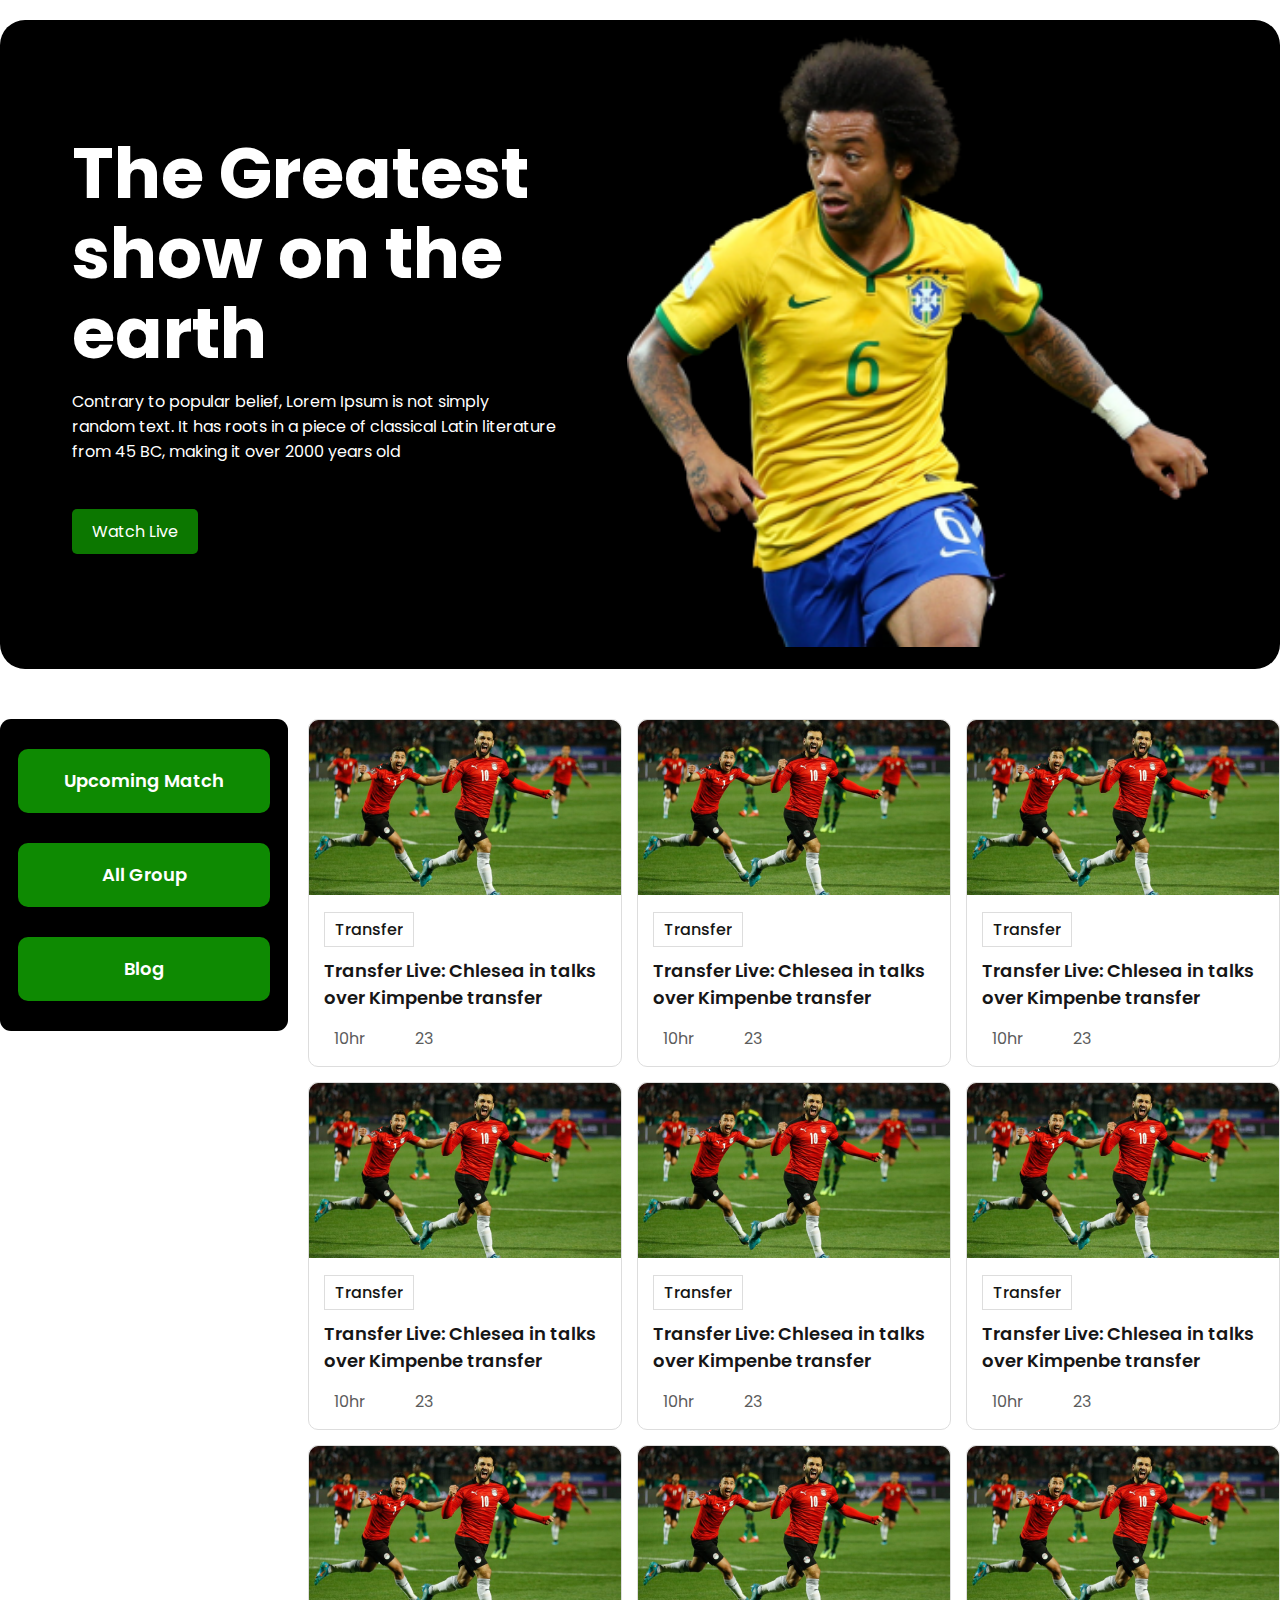
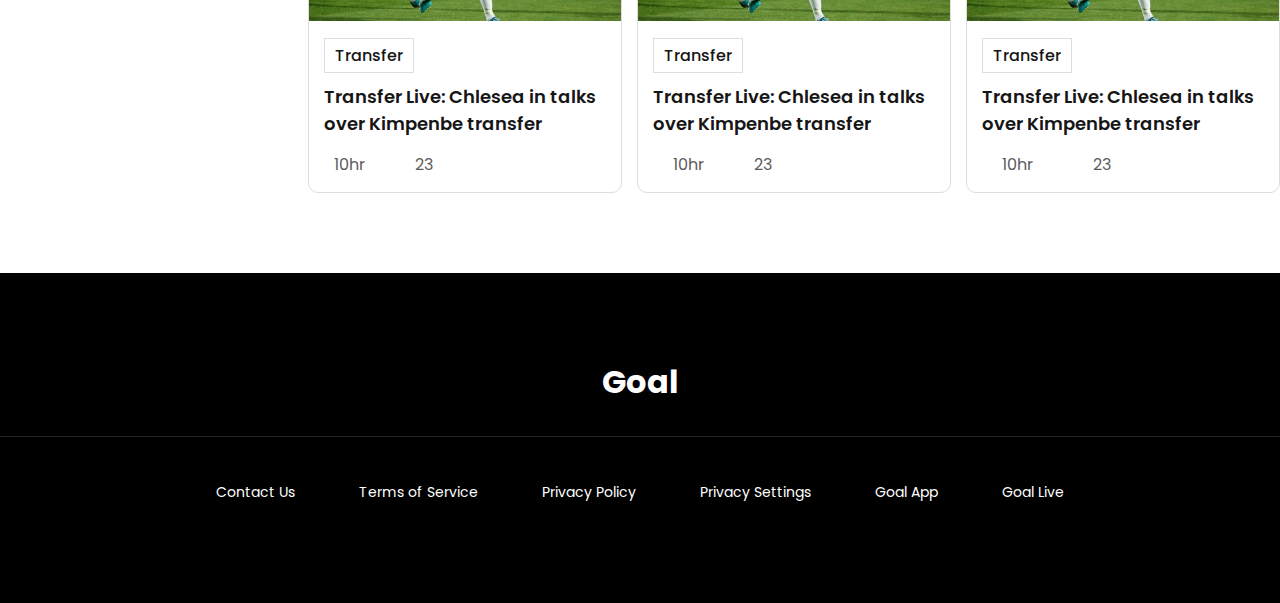
<file: index.html>
<!DOCTYPE html>
<html lang="en">
<head>
    <meta charset="UTF-8">
    <meta http-equiv="X-UA-Compatible" content="IE=edge">
    <meta name="viewport" content="width=device-width, initial-scale=1.0">
    <!-- font-awesome -->
    <link rel="stylesheet" href="https://cdnjs.cloudflare.com/ajax/libs/font-awesome/6.1.1/css/all.min.css" integrity="sha512-KfkfwYDsLkIlwQp6LFnl8zNdLGxu9YAA1QvwINks4PhcElQSvqcyVLLD9aMhXd13uQjoXtEKNosOWaZqXgel0g==" crossorigin="anonymous" referrerpolicy="no-referrer" />
    <!-- main-css -->
    <link rel="stylesheet" href="css/style.css">
    <title>World cup 2024</title>
    
</head>

<body>
    <header class="header-section container">
        <section class="hero-area">
            <div class="hero">
                <div class="hero-title">
                    <h1>The Greatest <br> show on the <br> earth</h1>
                    <p>Contrary to popular belief, Lorem Ipsum is not simply <br>
                    random text. It has roots in a piece of classical Latin literature <br> from 45 BC, making it over 2000 years old</p>
                    <a href="" class="box-btn">Watch Live <i class="fa-solid fa-angle-right"></i></a>
                </div>
                <div class="hero-img">
                    <img src="assets/Banner Image.png" alt="">
                </div>
            </div>
        </section>
    </header>
    <main class="main-section container">
        <section class="blog">
            <div class="news-btn">
                <p><a href="index1.html" target="_blank">Upcoming Match</a></p>
                <p><a href="">All Group</a></p>
                <p><a href="index.html" target="_blank">Blog</a></p>
            </div>
            <article class="blog-section">
                <div class="single-blog">
                    <div class="blog-img">
                        <img src="assets/Blog Image.png" alt="">
                    </div>
                    <div class="blog-title">
                        <p><a href="" class="blog-btn">Transfer</a></p>
                        <h2>Transfer Live: Chlesea in talks <br> over Kimpenbe transfer</h2>
                        <p class="next-match"><i class="fa-solid fa-clock"></i> <span>10hr</span></p>
                        <p class="next-match"><i class="fa-solid fa-comment-dots"></i> <span>23</span></p>
                    </div>
                </div>
                <div class="single-blog">
                    <div class="blog-img">
                        <img src="assets/Blog Image.png" alt="">
                    </div>
                    <div class="blog-title">
                        <p><a href="" class="blog-btn">Transfer</a></p>
                        <h2>Transfer Live: Chlesea in talks <br> over Kimpenbe transfer</h2>
                        <p class="next-match"><i class="fa-solid fa-clock"></i> <span>10hr</span></p>
                        <p class="next-match"><i class="fa-solid fa-comment-dots"></i> <span>23</span></p>
                    </div>
                </div>
                <div class="single-blog">
                    <div class="blog-img">
                        <img src="assets/Blog Image.png" alt="">
                    </div>
                    <div class="blog-title">
                        <p><a href="" class="blog-btn">Transfer</a></p>
                        <h2>Transfer Live: Chlesea in talks <br> over Kimpenbe transfer</h2>
                        <p class="next-match"><i class="fa-solid fa-clock"></i> <span>10hr</span></p>
                        <p class="next-match"><i class="fa-solid fa-comment-dots"></i> <span>23</span></p>
                    </div>
                </div>
                <div class="single-blog">
                    <div class="blog-img">
                        <img src="assets/Blog Image.png" alt="">
                    </div>
                    <div class="blog-title">
                        <p><a href="" class="blog-btn">Transfer</a></p>
                        <h2>Transfer Live: Chlesea in talks <br> over Kimpenbe transfer</h2>
                        <p class="next-match"><i class="fa-solid fa-clock"></i> <span>10hr</span></p>
                        <p class="next-match"><i class="fa-solid fa-comment-dots"></i> <span>23</span></p>
                    </div>
                </div>
                <div class="single-blog">
                    <div class="blog-img">
                        <img src="assets/Blog Image.png" alt="">
                    </div>
                    <div class="blog-title">
                        <p><a href="" class="blog-btn">Transfer</a></p>
                        <h2>Transfer Live: Chlesea in talks <br> over Kimpenbe transfer</h2>
                        <p class="next-match"><i class="fa-solid fa-clock"></i> <span>10hr</span></p>
                        <p class="next-match"><i class="fa-solid fa-comment-dots"></i> <span>23</span></p>
                    </div>
                </div>
                <div class="single-blog">
                    <div class="blog-img">
                        <img src="assets/Blog Image.png" alt="">
                    </div>
                    <div class="blog-title">
                        <p><a href="" class="blog-btn">Transfer</a></p>
                        <h2>Transfer Live: Chlesea in talks <br> over Kimpenbe transfer</h2>
                        <p class="next-match"><i class="fa-solid fa-clock"></i> <span>10hr</span></p>
                        <p class="next-match"><i class="fa-solid fa-comment-dots"></i> <span>23</span></p>
                    </div>
                </div>
                <div class="single-blog">
                    <div class="blog-img">
                        <img src="assets/Blog Image.png" alt="">
                    </div>
                    <div class="blog-title">
                        <p><a href="" class="blog-btn">Transfer</a></p>
                        <h2>Transfer Live: Chlesea in talks <br> over Kimpenbe transfer</h2>
                        <p class="next-match"><i class="fa-solid fa-clock"></i> <span>10hr</span></p>
                        <p class="next-match"><i class="fa-solid fa-comment-dots"></i> <span>23</span></p>
                    </div>
                </div>
                <div class="single-blog">
                    <div class="blog-img">
                        <img src="assets/Blog Image.png" alt="">
                    </div>
                    <div class="blog-title">
                        <p><a href="" class="blog-btn">Transfer</a></p>
                        <h2>Transfer Live: Chlesea in talks <br> over Kimpenbe transfer</h2>
                        <p class="next-match"><i class="fa-solid fa-clock"></i> <span><span>10hr</span></span></p>
                        <p class="next-match"><i class="fa-solid fa-comment-dots"></i> <span>23</span></p>
                    </div>
                </div>
                <div class="single-blog">
                    <div class="blog-img">
                        <img src="assets/Blog Image.png" alt="">
                    </div>
                    <div class="blog-title">
                        <p><a href="" class="blog-btn">Transfer</a></p>
                        <h2>Transfer Live: Chlesea in talks <br> over Kimpenbe transfer</h2>
                        <p class="next-match"><i class="fa-solid fa-clock"></i> <span><span>10hr</span></span></p>
                        <p class="next-match"><i class="fa-solid fa-comment-dots"></i> <span><span>23</span></span></p>
                    </div>
                </div>
            </article>

        </section>
        <div class="block-btn">
            <a href=""class="btn" >view all</a>
        </div>
        <footer class="footer-section">
            <h1>Goal</h1>
            <div class="footer-manu">
                <ul>
                    <li>Contact Us </li>
                    <li>Terms of Service </li>
                    <li>Privacy Policy</li>
                    <li>Privacy Settings </li>
                    <li>Goal App</li>
                    <li>Goal Live </li>
                </ul>
            </div>
        </footer>
    </main>
</body>
</html>
</file>
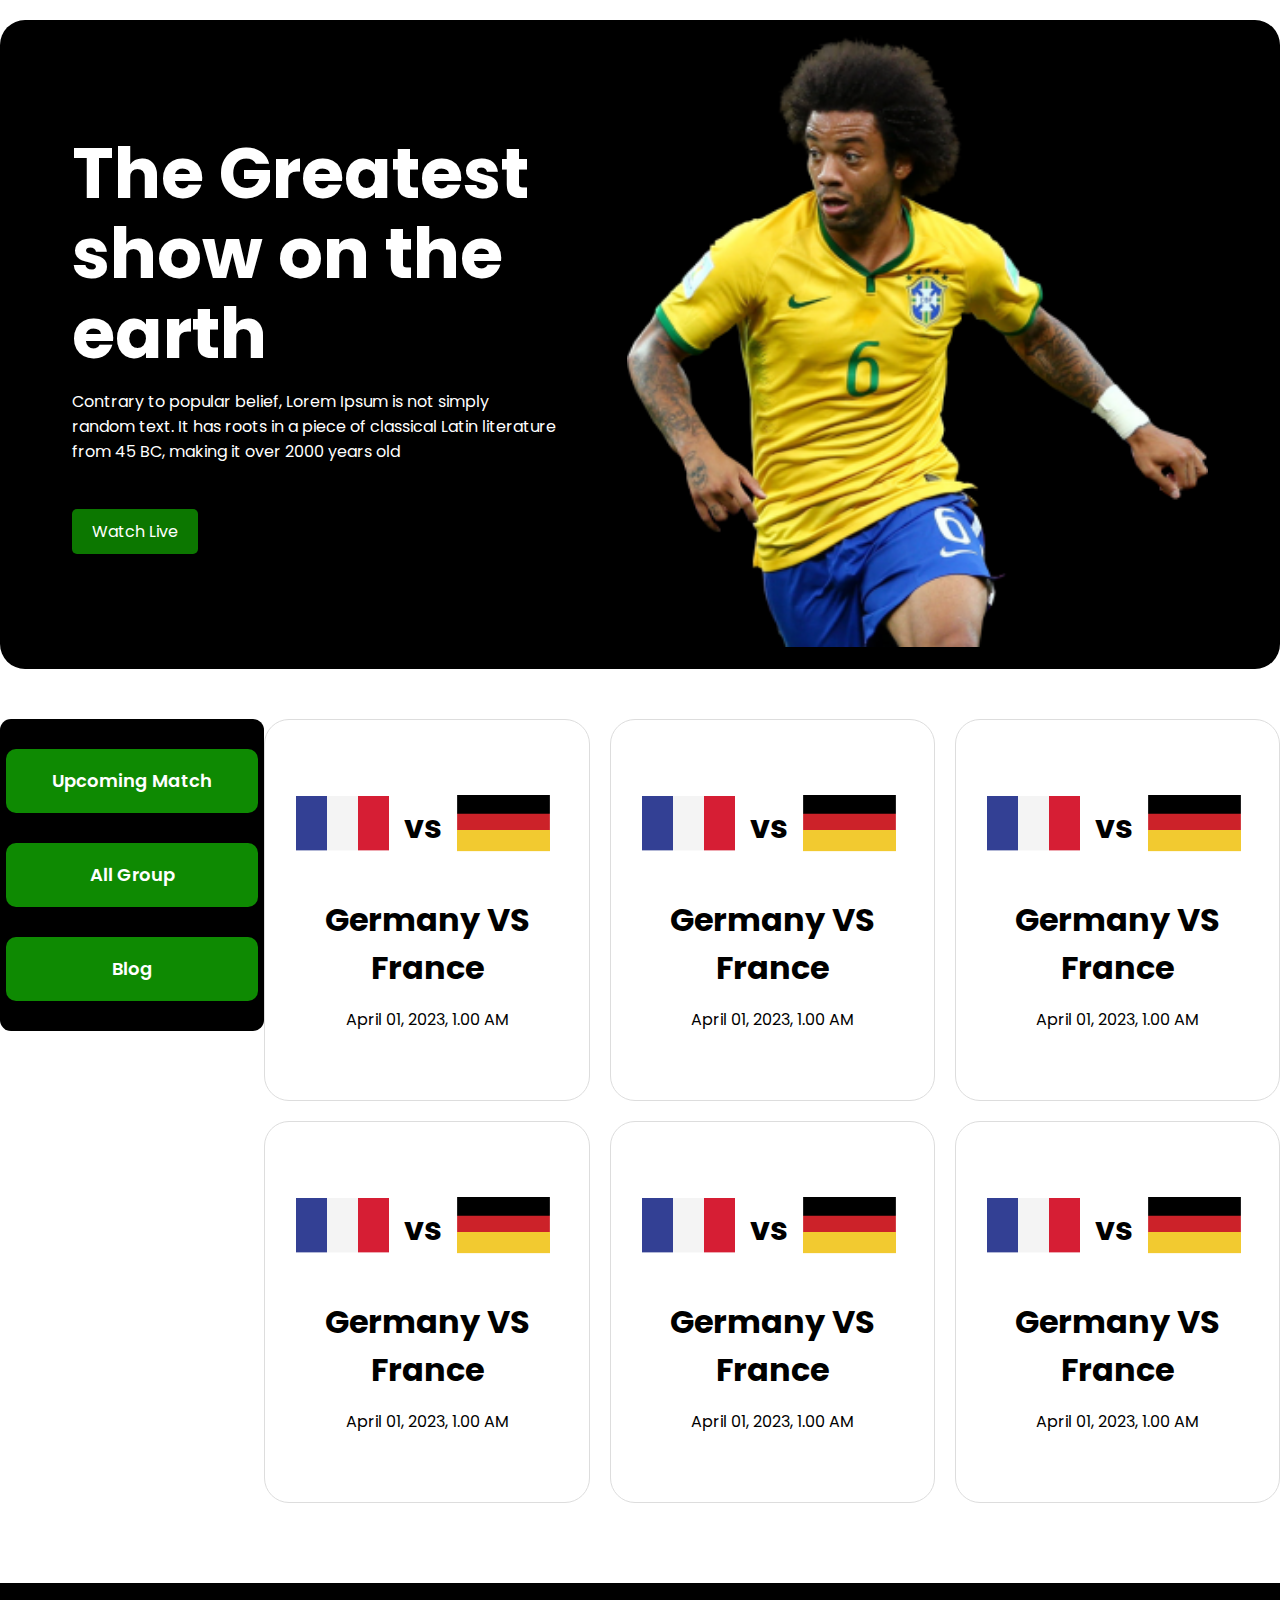
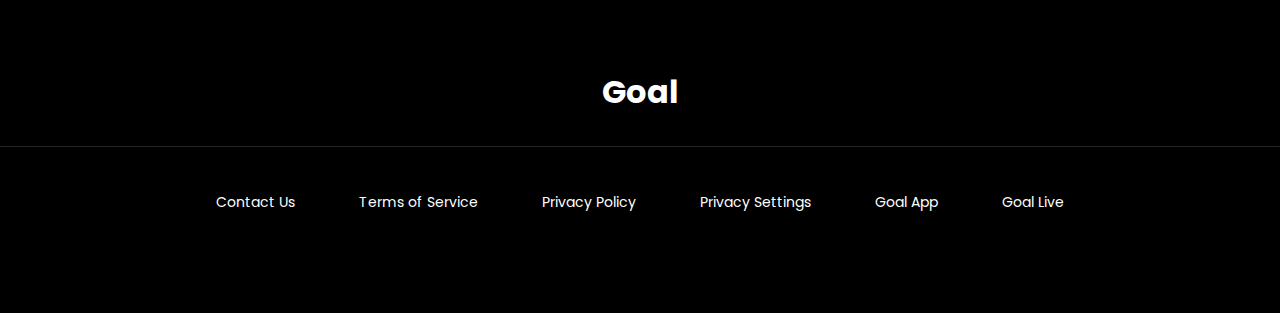
<file: index1.html>
<!DOCTYPE html>
<html lang="en">
<head>
    <meta charset="UTF-8">
    <meta http-equiv="X-UA-Compatible" content="IE=edge">
    <meta name="viewport" content="width=device-width, initial-scale=1.0">
    <!-- font-awesome -->
    <link rel="stylesheet" href="https://cdnjs.cloudflare.com/ajax/libs/font-awesome/6.1.1/css/all.min.css" integrity="sha512-KfkfwYDsLkIlwQp6LFnl8zNdLGxu9YAA1QvwINks4PhcElQSvqcyVLLD9aMhXd13uQjoXtEKNosOWaZqXgel0g==" crossorigin="anonymous" referrerpolicy="no-referrer" />
    <!-- main-css -->
    <link rel="stylesheet" href="css/style.css">
    
    <title>upcomming-match</title>

</head>
<body>
    <header class="header-section container">
        <section class="hero-area">
            <div class="hero">
                <div class="hero-title">
                    <h1>The Greatest <br> show on the <br> earth</h1>
                    <p>Contrary to popular belief, Lorem Ipsum is not simply <br>
                    random text. It has roots in a piece of classical Latin literature <br> from 45 BC, making it over 2000 years old</p>
                    <a href="" class="box-btn">Watch Live <i class="fa-solid fa-angle-right"></i></a>
                </div>
                <div class="hero-img">
                    <img src="assets/Banner Image.png" alt="">
                </div>
            </div>
        </section>
    </header> 
    <main class="main-section container">
        <section class="match-blog">
            <div class="news-btn upcomming-news-btn">
                <p><a href="index.html" target="_blank">Upcoming Match</a></p>
                <p><a href="">All Group</a></p>
                <p><a href="">Blog</a></p>
            </div>
            <article class="upcomming-match">
                <div class=" single-upcomming-match">
                    <div class="flag">
                         <div class="upcomming-match-flag">
                            <img src="assets/Flag.png" alt="">
                         </div>
                        <div class="between"><h1>vs</h1></div>
                        <div class=" upcomming-match-flag">
                            <img src="assets/germany Flag.png" alt="">
                        </div>
                    </div>
                    <div class="upcomming-match-title">
                        <h1>Germany VS France</h1>
                        <p ><time>April 01, 2023, 1.00 AM</time></p>
                    </div>
                </div>
                <div class=" single-upcomming-match">
                    <div class="flag">
                         <div class="upcomming-match-flag">
                            <img src="assets/Flag.png" alt="">
                         </div>
                        <div class="between"><h1>vs</h1></div>
                        <div class=" upcomming-match-flag">
                            <img src="assets/germany Flag.png" alt="">
                        </div>
                    </div>
                    <div class="upcomming-match-title">
                        <h1>Germany VS France</h1>
                        <p ><time>April 01, 2023, 1.00 AM</time></p>
                    </div>
                </div>
                <div class=" single-upcomming-match">
                    <div class="flag">                     
                         <div class="upcomming-match-flag">
                            <img src="assets/Flag.png" alt="">
                         </div>
                        <div class="between"><h1>vs</h1></div>
                        <div class=" upcomming-match-flag">
                            <img src="assets/germany Flag.png" alt="">
                        </div>
                    </div>
                    <div class="upcomming-match-title">
                        <h1>Germany VS France</h1>
                        <p ><time>April 01, 2023, 1.00 AM</time></p>
                    </div>
                </div>
                <div class=" single-upcomming-match">
                    <div class="flag">                     
                         <div class="upcomming-match-flag">
                            <img src="assets/Flag.png" alt="">
                         </div>
                        <div class="between"><h1>vs</h1></div>
                        <div class=" upcomming-match-flag">
                            <img src="assets/germany Flag.png" alt="">
                        </div>
                    </div>
                    <div class="upcomming-match-title">
                        <h1>Germany VS France</h1>
                        <p ><time>April 01, 2023, 1.00 AM</time></p>
                    </div>
                </div>
                <div class=" single-upcomming-match">
                    <div class="flag">                     
                         <div class="upcomming-match-flag">
                            <img src="assets/Flag.png" alt="">
                         </div>
                        <div class="between"><h1>vs</h1></div>
                        <div class=" upcomming-match-flag">
                            <img src="assets/germany Flag.png" alt="">
                        </div>
                    </div>
                    <div class="upcomming-match-title">
                        <h1>Germany VS France</h1>
                        <p ><time>April 01, 2023, 1.00 AM</time></p>
                    </div>
                </div>
                <div class=" single-upcomming-match">
                    <div class="flag">                     
                         <div class="upcomming-match-flag">
                            <img src="assets/Flag.png" alt="">
                         </div>
                        <div class="between"><h1>vs</h1></div>
                        <div class=" upcomming-match-flag">
                            <img src="assets/germany Flag.png" alt="">
                        </div>
                    </div>
                    <div class="upcomming-match-title">
                        <h1>Germany VS France</h1>
                        <p ><time>April 01, 2023, 1.00 AM</time></p>
                    </div>
                </div>
            </article>
        </section>
        <footer class="footer-section">
            <h1>Goal</h1>
            <div class="footer-manu">
                <ul>
                    <li>Contact Us </li>
                    <li>Terms of Service </li>
                    <li>Privacy Policy</li>
                    <li>Privacy Settings </li>
                    <li>Goal App</li>
                    <li>Goal Live </li>
                </ul>
            </div>
        </footer>
    </main>   
</body>
</html>
</file>
<file: css/style.css>
@import url('https://fonts.googleapis.com/css2?family=Poppins:wght@100;300;400;500;600;700;800&display=swap');

body{
    margin: 0;
    font-family: 'Poppins', sans-serif;
}
h1,h2,h3,h4,p{
    margin-top: 15px;
    margin-bottom: 15px;
}
/* img{
    width: 100%;
    height: 100%;
} */
a{
    text-decoration: none;
}

header.container {display: flex;justify-content: center;}

section.hero-area {
    width: 1321px;
    background-color: #000;
    color: #fff;
    border-radius: 25px;
    margin: 20px 0 50px;
    padding: 15px 0;
}

.hero-title h1 {
    font-size: 70px;
    font-weight: 700;
    margin: 0;
    line-height: 80px;
}
.hero {
    display: flex;
    justify-content: space-evenly;
    align-items: center;
}
.hero-title > .box-btn {
    background-color: rgb(12 119 0);
    color: rgb(255, 255, 255);
    padding: 10px 20px;
    display: inline-block;
    margin-top: 30px;
    border-radius: 5px;
    transition: .3s;
}
.box-btn:hover{
    background: #E53E31;
}

.hero-img img {
    width: 581px;
}
/* article-section-start */
.news-btn {
    background: #000;
    display: inline-block;
    border-radius: 11px;
    width: 312px;
    height: 312px;
    text-align: center;
    margin-right: 20px;
}

.news-btn a {
    background-color: rgb(14, 138, 2);
    width: 252px;
    display: inline-block;
    height: 64px;
    line-height: 64px;
    margin-top: 15px;
    font-size: 18px;
    font-weight: 600;
    color: #fff;
    border-radius: 10px;
    position: relative;
    /* transition: ease-out .3s;
    box-shadow: inset 0 0 0 0 #e53e31; */
    z-index:1;
}
.news-btn a:before{
    transition:.5s all ease;
    position: absolute;
    top: 0;
    right: 50%;
    left: 50%;
    bottom: 0;
    content: "";
    border-radius: 5px;
    /* background-color: #e53e31; */

}
.news-btn a:hover:before {
    /* box-shadow: inset 252px 0 0 0 #e53e31; */
    transition:.5s all ease;
    background-color: #e53e31;
    color: #fff;
    right: 0%;
    left: 0%;
    z-index:-1;

}
.blog-btn {
    border: 1px solid #ddd;
    padding: 5px 10px;
    font-weight: 500;
}
.blog-title h2 {
    font-size: 18px;
    font-weight: 600;
}
.blog-title, .blog-btn{
    color: #161616;
}
p.next-match {
    display: inline;
    margin-right: 35px;
    color: #5C5C5C;
}
p.next-match span {
    margin-left: 10px;
}
.blog {
    display: flex;
    justify-content: flex-end;
}

article.blog-section {
    display: grid;
    grid-template-columns: repeat(3, 1fr);
    gap: 15px;
    justify-content: end;
}

.single-blog {border: 1px solid #ddd;border-radius: 10px;}

.blog-title {
    padding: 0px 15px 15px;
}

.block-btn {
    text-align: center;
    display: none;
}
a.btn {
    margin-top: 70px;
    display: inline-block;
    font-weight: 600;
    background-color: #DD0000;
    padding: 10px 20px;
    color: #fff;
    border-radius: 5px;
}
/* article-section-end */
/* footer-section-start */
footer.footer-section {
    text-align: center;
    color: #fff;
    background: #000;
    padding: 70px 0;
    margin-top: 80px;
}
footer.footer-section h1 {
    border-bottom: 1px solid #2b2b2bdd;
    padding-bottom: 30px;
}
.footer-manu ul {
    margin: 0;
    padding: 0;
    list-style: none;
}

.footer-manu ul li {
    display: inline-block;
    margin:  30px;
    font-size: 14px;
}
/* footer-section-end*/

/*upcomming-match */
.single-upcomming-match {
    text-align: center;
    padding: 53px 30px;
    border: 1px solid #ddd;
    border-radius: 25px;
}
article.upcomming-match {
    display: grid;
    grid-template-columns: repeat(3, 1fr);
    gap: 20px;
}

section.match-blog {
    display: flex;
    justify-content: space-evenly;
}
.upcomming-news-btn {
    margin: 0;
}
.between {
    padding: 15px;
}
.flag {
    display: flex;
    align-items: center;
}

/* mobile */
@media screen and (max-width:576px) {
    .hero{
        display: block;
    }
    .hero-img img {
        width: 100%;
    }
    .hero-title h1 {
        font-size: 25px;
        line-height: 30px;
    }
    .hero-title {
        text-align: center;
    }
    .hero-title > .box-btn{
        margin-top: 0;
        margin-bottom: 10px;
    }
    section.match-blog, .blog{
        display: block;
        text-align:center;
    }
    .news-btn{
        background-color: #fff;

    }
    .news-btn a {
        color: #000;
        background-color: #fff;
        border: 1px solid #ddd;
    }
    .news-btn a:hover{
        background-color: #E53E31;
    }
    article.upcomming-match{
        display: block;
    }

    article.blog-section{
        display: block;
    }
    .blog-title {
        padding: 0px 15px 15px;
        text-align: left;
    }
    .single-blog{
        margin: 34px;
    }

    .flag {
        display: flex;
        align-items: center;
        justify-content: center;
    }
    .single-upcomming-match {
        border: 1px solid #ddd;
        border-radius: 25px;
        margin: 15px;
    }
    
    .footer-manu ul li{
        display:block;
    }
    img{
        width: 100%;
    }

}
/* mobile */
/* tablet */
@media screen and (min-width:577px) and (max-width:992px)  {
    img{
        width: 100%;
    }
    header.container{
        margin: 10px;
    }
    .hero{
        padding: 15px;
    }
    .blog {
        display: block;
    }
   
    section.match-blog{
        display: block;
    }
    .news-btn {
        display: flex;
        background: none;
        justify-content: center;
        height: auto;
        width: auto;
    }
    .news-btn p {
        margin: 10px;
    }
    .news-btn a {
        display: inline-block;
        width: 200px;
        background: none;
        color: #000;
        border: 1px solid #ddd;
    }
    .hero-img img {
        width: 100%;
    }
    .hero-title h1 {
        font-size: 40px;
        font-weight: 500;
        line-height: 40px;
    }
    article.blog-section {
        grid-template-columns: repeat(2, 1fr);
        margin: 10px;
    }
    article.upcomming-match {
        grid-template-columns: repeat(2, 1fr);
        margin: 10px;
    }
    .block-btn {
        display: block;
    }
    .single-blog:nth-last-child(9) {
        display: none;
    }
    .footer-manu ul{
        padding: 5%;
    }

    }
    /* table */
</file>
